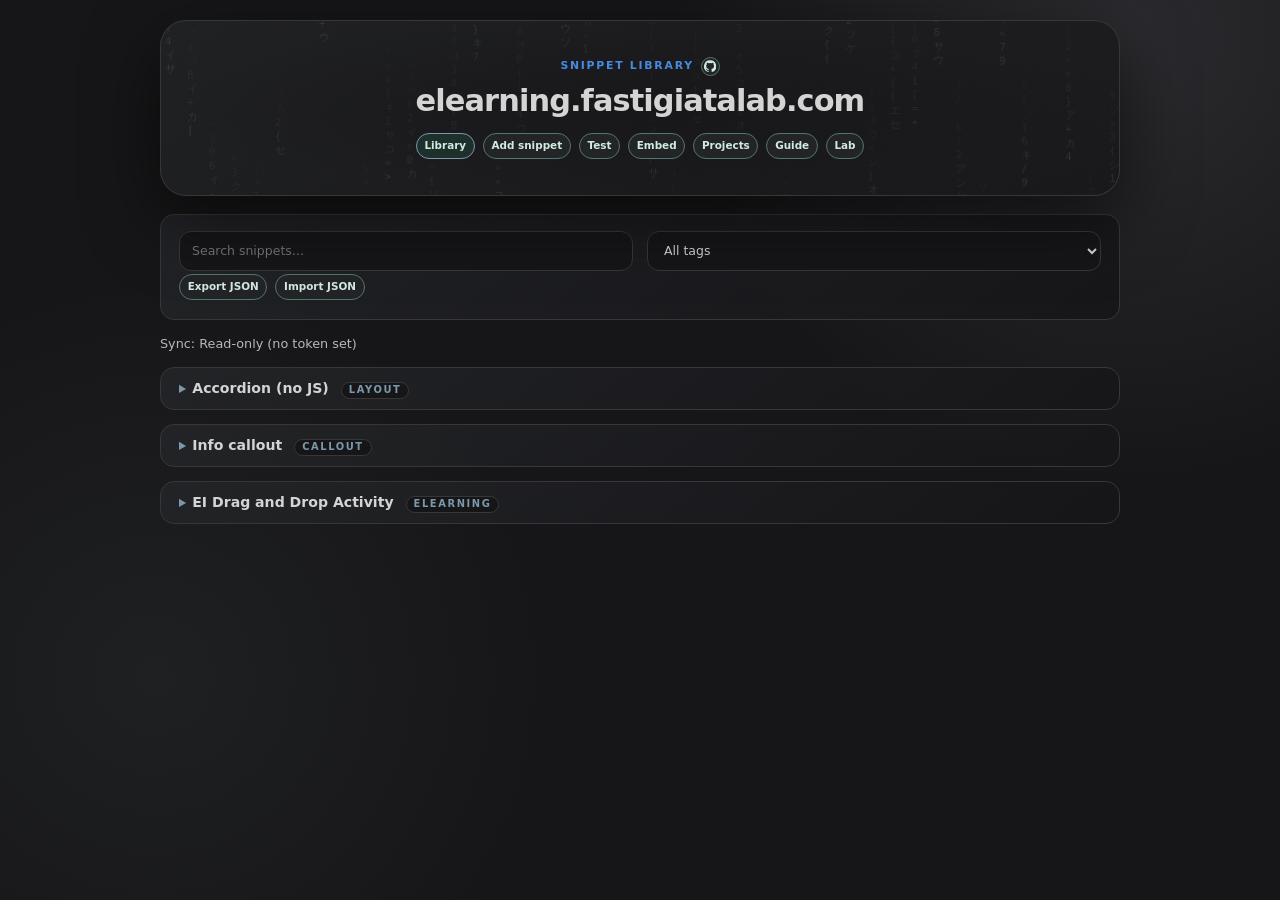
<file: index.html>
<!doctype html>
<html lang="en"><head><meta charset="utf-8"><meta name="viewport" content="width=device-width,initial-scale=1">
<title>elearning.fastigiatalab.com</title><link rel="stylesheet" href="style.css"></head>
<body>
<header><div class="brand-label">Snippet Library<a class="github-sync" href="sync.html" aria-label="GitHub sync settings" title="GitHub sync settings"><svg viewBox="0 0 24 24" aria-hidden="true"><path d="M12 .297a12 12 0 0 0-3.797 23.385c.6.112.82-.258.82-.577v-2.234c-3.338.726-4.043-1.416-4.043-1.416-.546-1.387-1.333-1.756-1.333-1.756-1.09-.745.083-.73.083-.73 1.205.085 1.84 1.237 1.84 1.237 1.07 1.834 2.807 1.304 3.492.997.108-.776.418-1.305.762-1.605-2.665-.3-5.467-1.334-5.467-5.93 0-1.31.468-2.38 1.235-3.22-.123-.303-.535-1.523.117-3.176 0 0 1.008-.322 3.3 1.23a11.5 11.5 0 0 1 6 0c2.29-1.552 3.297-1.23 3.297-1.23.653 1.653.242 2.873.12 3.176.77.84 1.233 1.91 1.233 3.22 0 4.61-2.807 5.625-5.48 5.92.43.372.823 1.102.823 2.222v3.293c0 .32.216.694.825.576A12.001 12.001 0 0 0 12 .297z"/></svg></a></div><h1>elearning.fastigiatalab.com</h1>
<nav><a href="index.html">Library</a><a href="add.html">Add snippet</a><a href="test.html">Test</a><a href="embed.html">Embed</a><a href="projects.html">Projects</a><a href="guide.html">Guide</a><a href="https://fastigiatalab.com">Lab</a></nav></header>
<main>
<div class="card">
  <div class="row">
    <input id="q" placeholder="Search snippets…" aria-label="Search">
    <select id="tagsel" aria-label="Filter by tag"></select>
  </div>
  <button id="export" class="secondary">Export JSON</button>
  <button id="import-button" class="secondary" type="button">Import JSON</button>
  <input id="import" type="file" accept=".json" hidden>
</div>
<p id="syncstat" class="intro" style="font-size:.8rem"></p>
<div id="list"></div>
</main>
<script src="app.js"></script>
<script>
const list = document.getElementById('list'), q = document.getElementById('q'), tagsel = document.getElementById('tagsel');
function fillTags() {
  const all = store.all(), cur = tagsel.value;
  const counts = {};
  all.forEach(s => (s.tags || []).forEach(t => counts[t] = (counts[t] || 0) + 1));
  tagsel.innerHTML = '<option value="">All tags</option>' + Object.keys(counts).sort()
    .map(t => `<option value="${esc(t)}">#${esc(t)} (${counts[t]})</option>`).join('');
  tagsel.value = counts[cur] ? cur : '';
}
function render() {
  fillTags();
  const t = q.value.toLowerCase();
  const items = store.all().filter(s => (!tagsel.value || (s.tags || []).includes(tagsel.value)) && (s.title + s.category + s.notes + s.html + (s.tags || []).map(t => ' #' + t).join('')).toLowerCase().includes(t));
  const openIds = new Set([...list.querySelectorAll('.snippet-card[open]')].map(card => card.dataset.id));
  list.innerHTML = items.map(s => `<details class="card snippet-card" data-id="${esc(s.id)}"${openIds.has(String(s.id)) ? ' open' : ''}>
    <summary class="snippet-summary">
      <span class="snippet-title">${esc(s.title)}</span>
      <span class="tag">${esc(s.category || 'Uncategorised')}</span>
    </summary>
    <div class="snippet-content">
      <p class="snippet-description">${esc(s.notes)}</p>
      <div class="snippet-actions">
        <button data-copy="${esc(s.id)}">Copy HTML</button>
        <a class="btn secondary" href="test.html?id=${encodeURIComponent(s.id)}">Test</a>
        <a class="btn secondary" href="add.html?id=${encodeURIComponent(s.id)}">Edit</a>
        <button class="secondary" data-share="${esc(s.id)}">Share</button>
        <button class="danger" data-del="${esc(s.id)}">Delete</button>
      </div>
      <div class="snippet-details">
        <div class="snippet-tag-field" aria-label="Tags">
          <span class="snippet-tag-label">Tags</span>
          <div class="snippet-tags">${(s.tags || []).map(t => `<button class="tag utag" data-tag="${esc(t)}" title="Filter by #${esc(t)}">${esc(t)}</button>`).join('') || '<span class="snippet-no-tags">None</span>'}</div>
        </div>
      </div>
    </div>
  </details>`).join('') || '<p>No snippets yet. <a href="add.html">Add one</a>.</p>';
}
list.addEventListener('click', e => {
  const c = e.target.dataset.copy, d = e.target.dataset.del, tg = e.target.dataset.tag, sh = e.target.dataset.share;
  if (sh) shareLink(store.get(sh)).then(url => {
    copyText(url, e.target);
    if (url.length > 8000) alert('This link is very long and may not work in some apps. Consider sharing the HTML directly.');
  });
  if (tg) { tagsel.value = tg; render(); }
  if (c) copyText(store.get(c).html, e.target);
  if (d && confirm('Delete this snippet?')) { store.remove(d); render(); }
});
q.addEventListener('input', render);
tagsel.addEventListener('change', render);
document.getElementById('export').onclick = () => {
  const a = document.createElement('a');
  a.href = URL.createObjectURL(new Blob([JSON.stringify(store.all(), null, 2)], { type: 'application/json' }));
  a.download = 'moodle-snippets.json'; a.click();
};
document.getElementById('import-button').onclick = () => document.getElementById('import').click();
document.getElementById('import').onchange = async e => {
  try {
    const data = JSON.parse(await e.target.files[0].text());
    if (!Array.isArray(data)) throw 0;
    data.filter(s => s && s.title && s.html).forEach(s => store.upsert({ ...s, id: s.id || newId() }));
    render();
  } catch { alert('Invalid snippet file.'); }
};
document.addEventListener('snippets-synced', render);
function showStatus() {
  const s = JSON.parse(localStorage.getItem('moodleSafeSyncStatus') || 'null');
  document.getElementById('syncstat').textContent = s ? (s.ok ? '' : '⚠ ') + 'Sync: ' + s.msg : '';
}
document.addEventListener('sync-status', showStatus); showStatus();
render();
</script></body></html>
</file>
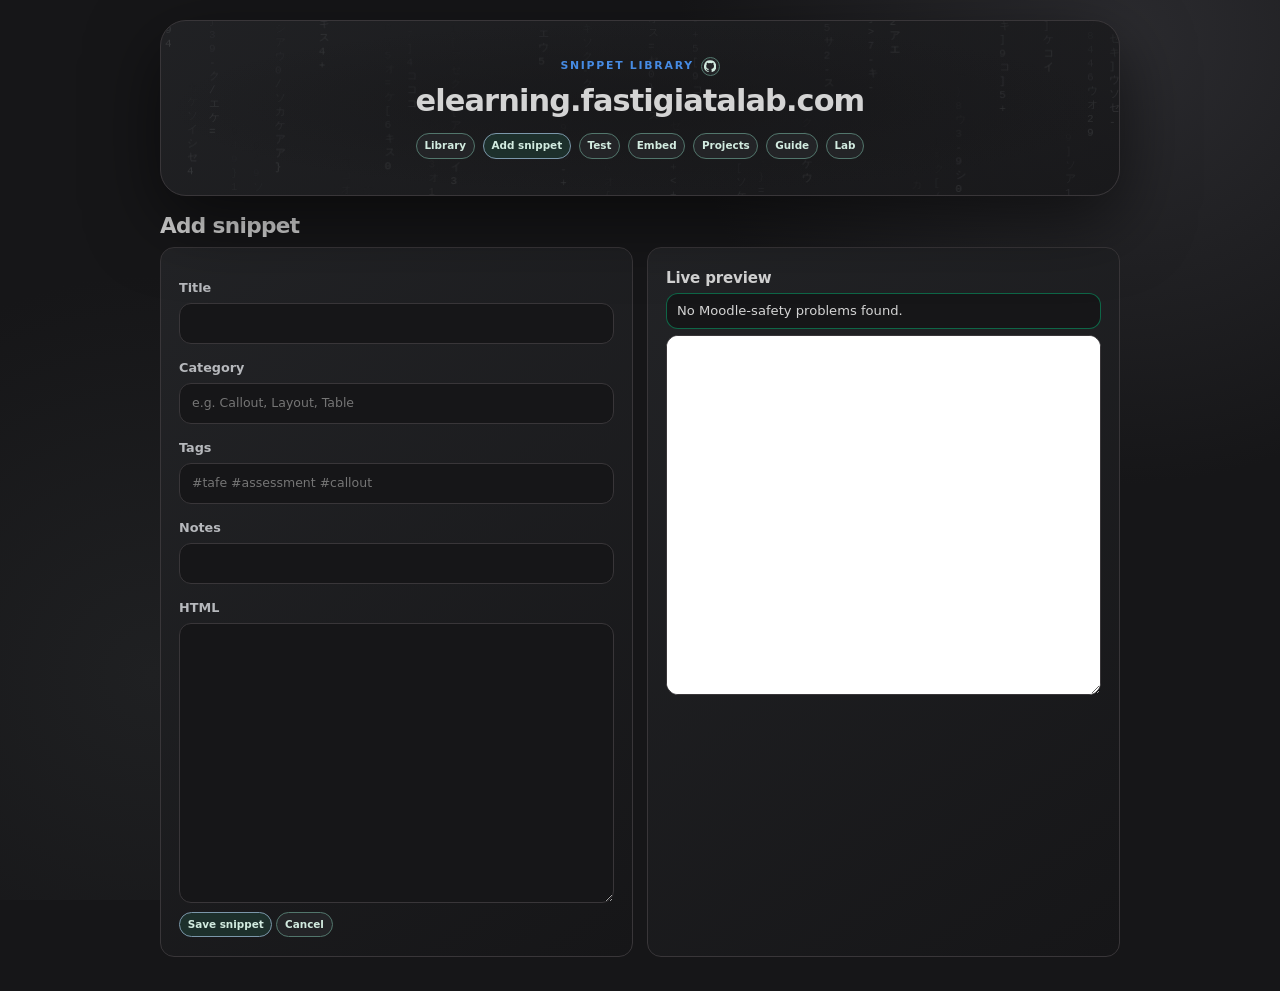
<file: add.html>
<!doctype html>
<html lang="en"><head><meta charset="utf-8"><meta name="viewport" content="width=device-width,initial-scale=1">
<title>Add snippet | elearning.fastigiatalab.com</title><link rel="stylesheet" href="style.css"></head>
<body>
<header><div class="brand-label">Snippet Library<a class="github-sync" href="sync.html" aria-label="GitHub sync settings" title="GitHub sync settings"><svg viewBox="0 0 24 24" aria-hidden="true"><path d="M12 .297a12 12 0 0 0-3.797 23.385c.6.112.82-.258.82-.577v-2.234c-3.338.726-4.043-1.416-4.043-1.416-.546-1.387-1.333-1.756-1.333-1.756-1.09-.745.083-.73.083-.73 1.205.085 1.84 1.237 1.84 1.237 1.07 1.834 2.807 1.304 3.492.997.108-.776.418-1.305.762-1.605-2.665-.3-5.467-1.334-5.467-5.93 0-1.31.468-2.38 1.235-3.22-.123-.303-.535-1.523.117-3.176 0 0 1.008-.322 3.3 1.23a11.5 11.5 0 0 1 6 0c2.29-1.552 3.297-1.23 3.297-1.23.653 1.653.242 2.873.12 3.176.77.84 1.233 1.91 1.233 3.22 0 4.61-2.807 5.625-5.48 5.92.43.372.823 1.102.823 2.222v3.293c0 .32.216.694.825.576A12.001 12.001 0 0 0 12 .297z"/></svg></a></div><h1>elearning.fastigiatalab.com</h1>
<nav><a href="index.html">Library</a><a href="add.html">Add snippet</a><a href="test.html">Test</a><a href="embed.html">Embed</a><a href="projects.html">Projects</a><a href="guide.html">Guide</a><a href="https://fastigiatalab.com">Lab</a></nav></header>
<main>
<h2 id="h">Add snippet</h2>
<div class="row">
  <form id="f" class="card">
    <label for="title">Title</label><input id="title" required>
    <label for="category">Category</label><input id="category" list="cats" placeholder="e.g. Callout, Layout, Table">
    <datalist id="cats"></datalist>
    <label for="tags">Tags</label><input id="tags" list="taglist" placeholder="#tafe #assessment #callout" autocomplete="off">
    <datalist id="taglist"></datalist>
    <label for="notes">Notes</label><input id="notes">
    <label for="html">HTML</label><textarea id="html" required></textarea>
    <button>Save snippet</button><a class="btn secondary" href="index.html">Cancel</a>
  </form>
  <div class="card"><h3>Live preview</h3><div id="checks"></div><iframe id="p" title="Preview"></iframe></div>
</div>
</main>
<script src="app.js"></script>
<script>
const $ = id => document.getElementById(id);
const editing = param('id') ? store.get(param('id')) : null;
$('cats').innerHTML = [...new Set(store.all().map(s => s.category).filter(Boolean))].map(c => `<option value="${esc(c)}">`).join('');
$('taglist').innerHTML = [...new Set(store.all().flatMap(s => s.tags || []))].map(t => `<option value="#${esc(t)}">`).join('');
if (editing) { $('h').textContent = 'Edit snippet'; ['title', 'category', 'notes', 'html'].forEach(k => $(k).value = editing[k] || ''); $('tags').value = (editing.tags || []).map(t => '#' + t).join(' '); }
function update() { $('checks').innerHTML = renderChecks(checkHtml($('html').value)); preview($('p'), $('html').value); }
$('html').addEventListener('input', update); update();
$('f').onsubmit = e => {
  e.preventDefault();
  store.upsert({ id: editing ? editing.id : newId(), title: $('title').value.trim(), category: $('category').value.trim(), tags: parseTags($('tags').value), notes: $('notes').value.trim(), html: $('html').value });
  location.href = 'index.html';
};
</script></body></html>
</file>
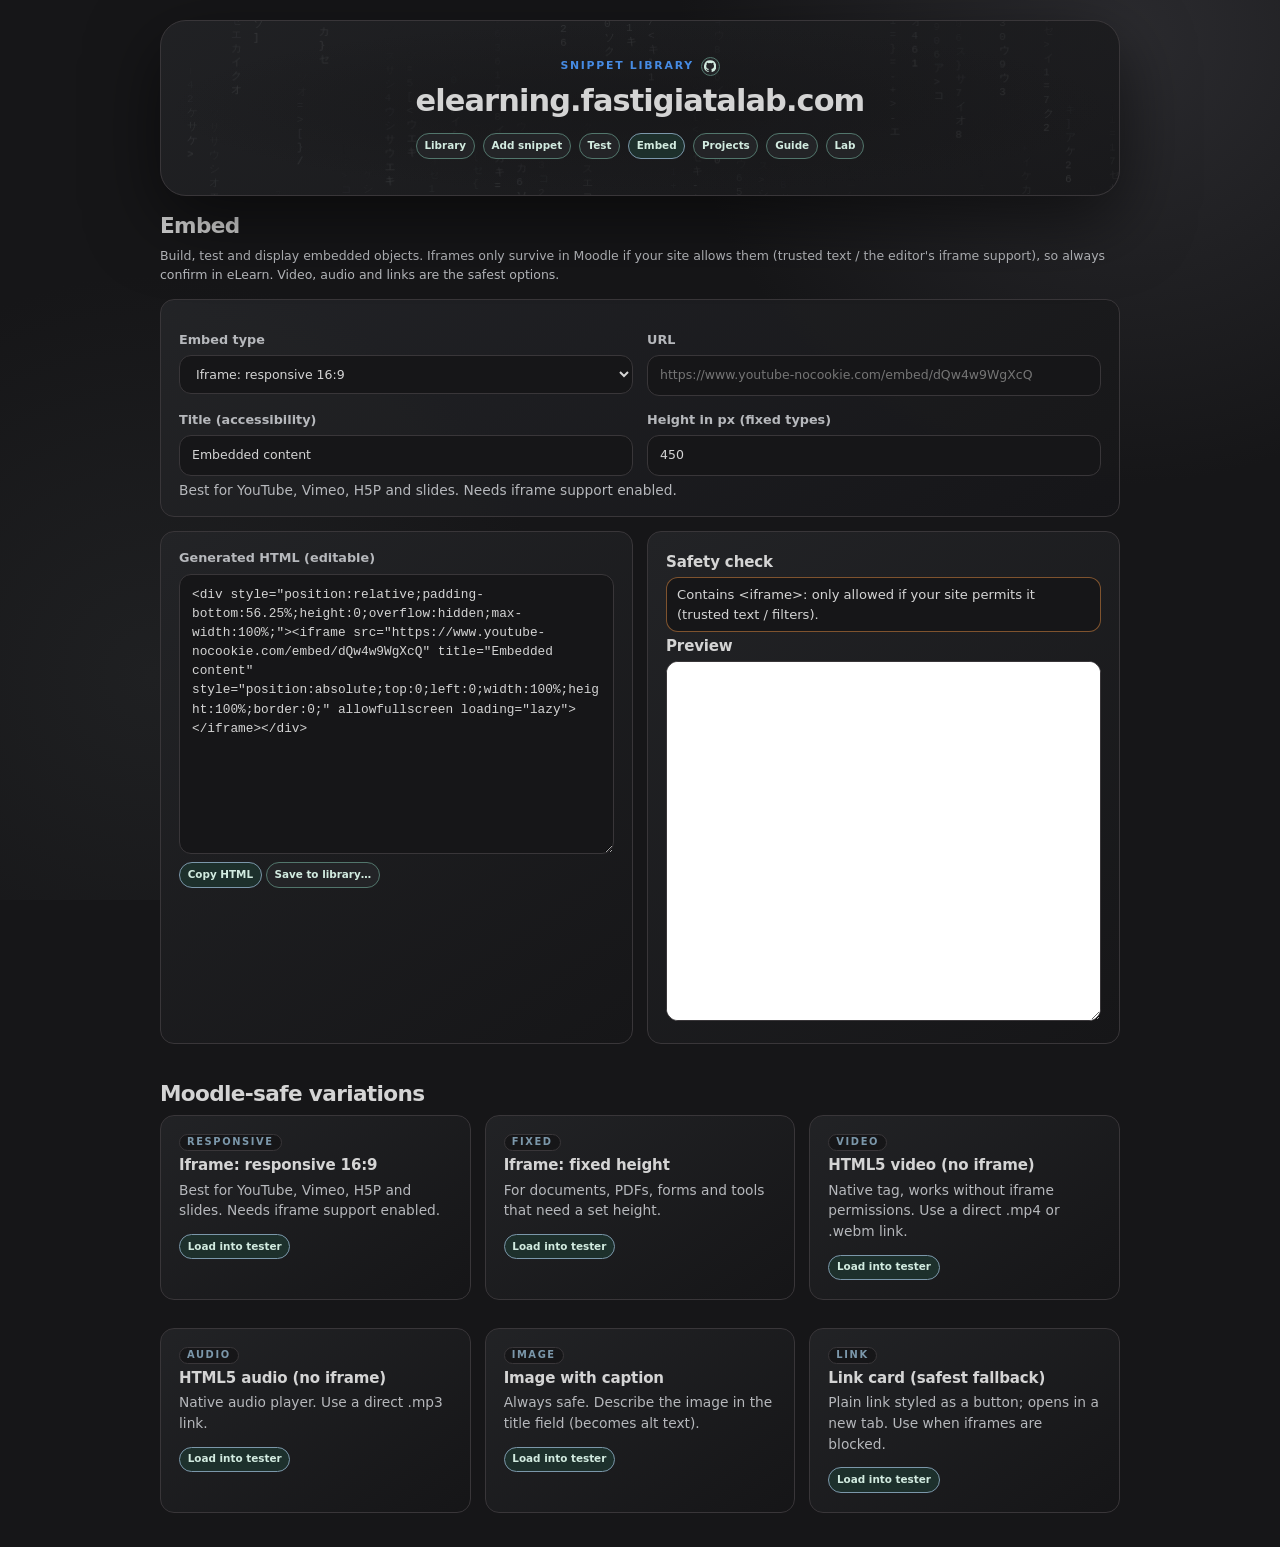
<file: embed.html>
<!doctype html>
<html lang="en"><head><meta charset="utf-8"><meta name="viewport" content="width=device-width,initial-scale=1">
<title>Embed | elearning.fastigiatalab.com</title><link rel="stylesheet" href="style.css"></head>
<body>
<header><div class="brand-label">Snippet Library<a class="github-sync" href="sync.html" aria-label="GitHub sync settings" title="GitHub sync settings"><svg viewBox="0 0 24 24" aria-hidden="true"><path d="M12 .297a12 12 0 0 0-3.797 23.385c.6.112.82-.258.82-.577v-2.234c-3.338.726-4.043-1.416-4.043-1.416-.546-1.387-1.333-1.756-1.333-1.756-1.09-.745.083-.73.083-.73 1.205.085 1.84 1.237 1.84 1.237 1.07 1.834 2.807 1.304 3.492.997.108-.776.418-1.305.762-1.605-2.665-.3-5.467-1.334-5.467-5.93 0-1.31.468-2.38 1.235-3.22-.123-.303-.535-1.523.117-3.176 0 0 1.008-.322 3.3 1.23a11.5 11.5 0 0 1 6 0c2.29-1.552 3.297-1.23 3.297-1.23.653 1.653.242 2.873.12 3.176.77.84 1.233 1.91 1.233 3.22 0 4.61-2.807 5.625-5.48 5.92.43.372.823 1.102.823 2.222v3.293c0 .32.216.694.825.576A12.001 12.001 0 0 0 12 .297z"/></svg></a></div><h1>elearning.fastigiatalab.com</h1>
<nav><a href="index.html">Library</a><a href="add.html">Add snippet</a><a href="test.html">Test</a><a href="embed.html">Embed</a><a href="projects.html">Projects</a><a href="guide.html">Guide</a><a href="https://fastigiatalab.com">Lab</a></nav></header>
<main>
<h2>Embed</h2>
<p class="intro">Build, test and display embedded objects. Iframes only survive in Moodle if your site allows them (trusted text / the editor's iframe support), so always confirm in eLearn. Video, audio and links are the safest options.</p>

<div class="card">
  <div class="row">
    <div><label for="type">Embed type</label><select id="type"></select></div>
    <div><label for="url">URL</label><input id="url" type="url" placeholder="https://…"></div>
  </div>
  <div class="row">
    <div><label for="ttl">Title (accessibility)</label><input id="ttl" value="Embedded content"></div>
    <div><label for="h">Height in px (fixed types)</label><input id="h" type="number" value="450" min="100"></div>
  </div>
  <p id="hint" style="margin-bottom:0"></p>
</div>

<div class="row">
  <div class="card"><label for="code" style="margin-top:0">Generated HTML (editable)</label><textarea id="code"></textarea>
    <button id="copy">Copy HTML</button><button id="save" class="secondary">Save to library…</button></div>
  <div class="card"><h3>Safety check</h3><div id="checks"></div><h3>Preview</h3><iframe id="p" title="Preview"></iframe></div>
</div>

<h2 style="margin-top:1.5rem">Moodle-safe variations</h2>
<div id="gallery" class="projects"></div>
</main>
<script src="app.js"></script>
<script>
const $ = id => document.getElementById(id);
const wrap = inner => `<div style="position:relative;padding-bottom:56.25%;height:0;overflow:hidden;max-width:100%;">${inner}</div>`;
const FRAME_ABS = 'style="position:absolute;top:0;left:0;width:100%;height:100%;border:0;"';

// Each type: label, hint, example URL, build(url, title, height)
const TYPES = {
  responsive: { label: 'Iframe: responsive 16:9', hint: 'Best for YouTube, Vimeo, H5P and slides. Needs iframe support enabled.', ex: 'https://www.youtube-nocookie.com/embed/dQw4w9WgXcQ',
    build: (u, t) => wrap(`<iframe src="${u}" title="${t}" ${FRAME_ABS} allowfullscreen loading="lazy"></iframe>`) },
  fixed: { label: 'Iframe: fixed height', hint: 'For documents, PDFs, forms and tools that need a set height.', ex: 'https://example.com',
    build: (u, t, h) => `<iframe src="${u}" title="${t}" style="width:100%;height:${h}px;border:0;" loading="lazy"></iframe>` },
  video: { label: 'HTML5 video (no iframe)', hint: 'Native tag, works without iframe permissions. Use a direct .mp4 or .webm link.', ex: 'https://www.w3schools.com/html/mov_bbb.mp4',
    build: (u, t) => `<video controls preload="metadata" style="width:100%;max-width:720px;" title="${t}"><source src="${u}" type="video/mp4">Your browser does not support video. <a href="${u}">Download the video</a>.</video>` },
  audio: { label: 'HTML5 audio (no iframe)', hint: 'Native audio player. Use a direct .mp3 link.', ex: 'https://www.w3schools.com/html/horse.mp3',
    build: (u, t) => `<audio controls preload="metadata" style="width:100%;max-width:480px;" title="${t}"><source src="${u}" type="audio/mpeg">Your browser does not support audio. <a href="${u}">Download the audio</a>.</audio>` },
  image: { label: 'Image with caption', hint: 'Always safe. Describe the image in the title field (becomes alt text).', ex: 'https://placehold.co/600x300',
    build: (u, t) => `<figure style="margin:0;max-width:600px;"><img src="${u}" alt="${t}" style="max-width:100%;height:auto;"><figcaption>${t}</figcaption></figure>` },
  link: { label: 'Link card (safest fallback)', hint: 'Plain link styled as a button; opens in a new tab. Use when iframes are blocked.', ex: 'https://example.com',
    build: (u, t) => `<p><a class="btn btn-primary" href="${u}" target="_blank" rel="noopener">${t}</a></p>` }
};

$('type').innerHTML = Object.entries(TYPES).map(([k, v]) => `<option value="${k}">${esc(v.label)}</option>`).join('');

function esc2(s) { return esc(s); }
function generate() {
  const t = TYPES[$('type').value];
  $('hint').textContent = t.hint;
  if (!$('url').value) $('url').placeholder = t.ex;
  const u = $('url').value.trim() || t.ex;
  if (!/^(https?:)?\/\//i.test(u)) { $('code').value = '<!-- Enter a valid http(s) URL -->'; return refresh(); }
  $('code').value = t.build(esc2(u), esc2($('ttl').value), Math.max(100, +$('h').value || 450));
  refresh();
}
function refresh() {
  $('checks').innerHTML = renderChecks(checkHtml($('code').value));
  preview($('p'), $('code').value, true);
}
['type', 'url', 'ttl', 'h'].forEach(id => $(id).addEventListener('input', generate));
$('code').addEventListener('input', refresh);
$('copy').onclick = e => copyText($('code').value, e.target);
$('save').onclick = () => {
  const title = prompt('Snippet title?'); if (!title) return;
  store.upsert({ id: newId(), title, category: 'Embed', tags: ['embed'], notes: TYPES[$('type').value].label, html: $('code').value });
  location.href = 'index.html';
};

// Gallery of ready-made variations, each loadable into the tester
$('gallery').innerHTML = Object.entries(TYPES).map(([k, v]) => `<div class="card">
  <span class="tag">${esc(k)}</span><h3>${esc(v.label)}</h3><p>${esc(v.hint)}</p>
  <button data-k="${k}">Load into tester</button></div>`).join('');
$('gallery').addEventListener('click', e => {
  const k = e.target.dataset.k; if (!k) return;
  $('type').value = k; $('url').value = TYPES[k].ex; generate(); scrollTo({ top: 0, behavior: 'smooth' });
});
generate();
</script></body></html>
</file>
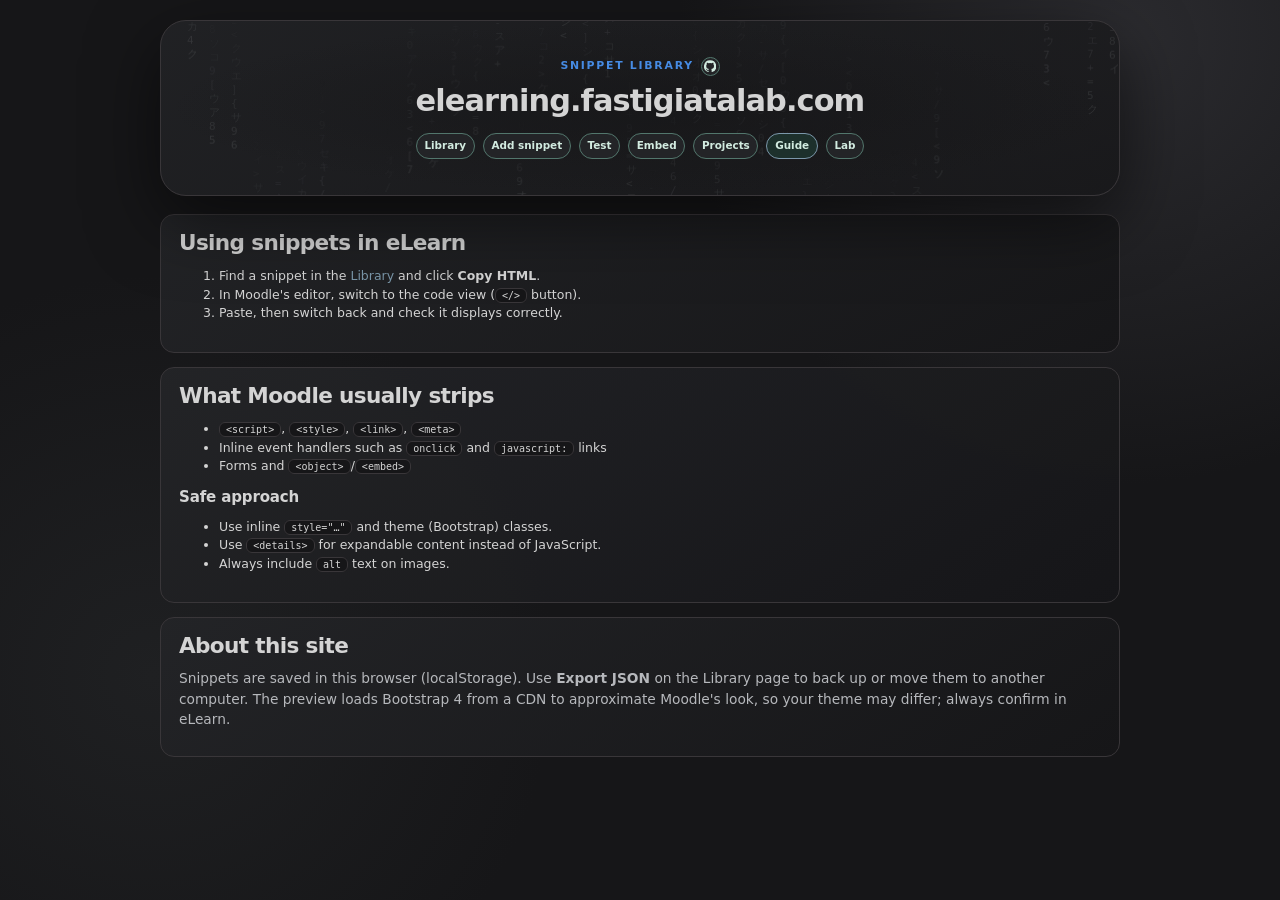
<file: guide.html>
<!doctype html>
<html lang="en"><head><meta charset="utf-8"><meta name="viewport" content="width=device-width,initial-scale=1">
<title>Guide | elearning.fastigiatalab.com</title><link rel="stylesheet" href="style.css"></head>
<body>
<header><div class="brand-label">Snippet Library<a class="github-sync" href="sync.html" aria-label="GitHub sync settings" title="GitHub sync settings"><svg viewBox="0 0 24 24" aria-hidden="true"><path d="M12 .297a12 12 0 0 0-3.797 23.385c.6.112.82-.258.82-.577v-2.234c-3.338.726-4.043-1.416-4.043-1.416-.546-1.387-1.333-1.756-1.333-1.756-1.09-.745.083-.73.083-.73 1.205.085 1.84 1.237 1.84 1.237 1.07 1.834 2.807 1.304 3.492.997.108-.776.418-1.305.762-1.605-2.665-.3-5.467-1.334-5.467-5.93 0-1.31.468-2.38 1.235-3.22-.123-.303-.535-1.523.117-3.176 0 0 1.008-.322 3.3 1.23a11.5 11.5 0 0 1 6 0c2.29-1.552 3.297-1.23 3.297-1.23.653 1.653.242 2.873.12 3.176.77.84 1.233 1.91 1.233 3.22 0 4.61-2.807 5.625-5.48 5.92.43.372.823 1.102.823 2.222v3.293c0 .32.216.694.825.576A12.001 12.001 0 0 0 12 .297z"/></svg></a></div><h1>elearning.fastigiatalab.com</h1>
<nav><a href="index.html">Library</a><a href="add.html">Add snippet</a><a href="test.html">Test</a><a href="embed.html">Embed</a><a href="projects.html">Projects</a><a href="guide.html">Guide</a><a href="https://fastigiatalab.com">Lab</a></nav></header>
<main>
<div class="card"><h2>Using snippets in eLearn</h2>
<ol><li>Find a snippet in the <a href="index.html">Library</a> and click <b>Copy HTML</b>.</li>
<li>In Moodle's editor, switch to the code view (<code>&lt;/&gt;</code> button).</li>
<li>Paste, then switch back and check it displays correctly.</li></ol></div>
<div class="card"><h2>What Moodle usually strips</h2>
<ul><li><code>&lt;script&gt;</code>, <code>&lt;style&gt;</code>, <code>&lt;link&gt;</code>, <code>&lt;meta&gt;</code></li>
<li>Inline event handlers such as <code>onclick</code> and <code>javascript:</code> links</li>
<li>Forms and <code>&lt;object&gt;</code>/<code>&lt;embed&gt;</code></li></ul>
<h3>Safe approach</h3>
<ul><li>Use inline <code>style="…"</code> and theme (Bootstrap) classes.</li>
<li>Use <code>&lt;details&gt;</code> for expandable content instead of JavaScript.</li>
<li>Always include <code>alt</code> text on images.</li></ul></div>
<div class="card"><h2>About this site</h2>
<p>Snippets are saved in this browser (localStorage). Use <b>Export JSON</b> on the Library page to back up or move them to another computer. The preview loads Bootstrap 4 from a CDN to approximate Moodle's look, so your theme may differ; always confirm in eLearn.</p></div>
</main>
<script src="app.js"></script></body></html>
</file>
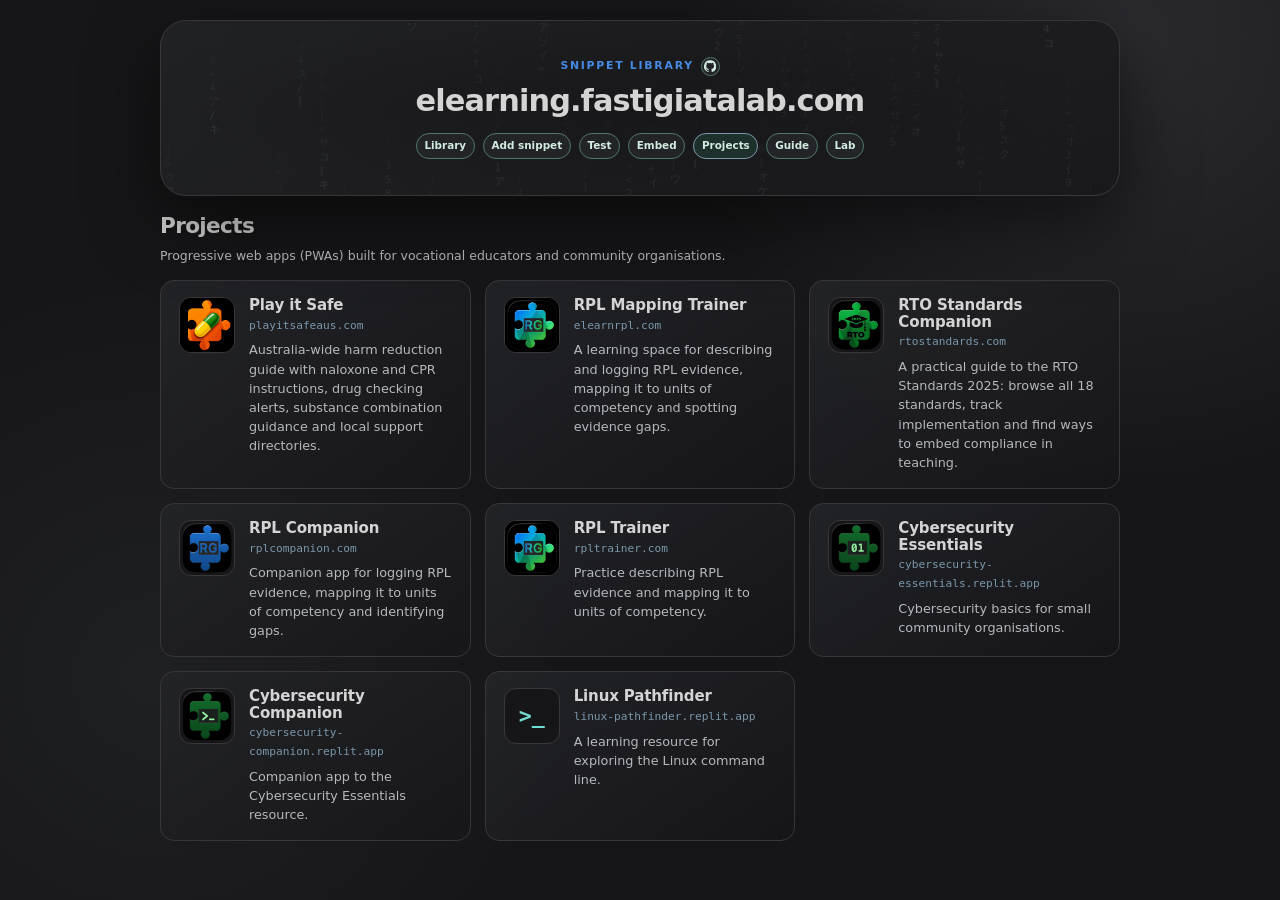
<file: projects.html>
<!doctype html>
<html lang="en"><head><meta charset="utf-8"><meta name="viewport" content="width=device-width,initial-scale=1">
<title>Projects | elearning.fastigiatalab.com</title><link rel="stylesheet" href="style.css"></head>
<body>
<header><div class="brand-label">Snippet Library<a class="github-sync" href="sync.html" aria-label="GitHub sync settings" title="GitHub sync settings"><svg viewBox="0 0 24 24" aria-hidden="true"><path d="M12 .297a12 12 0 0 0-3.797 23.385c.6.112.82-.258.82-.577v-2.234c-3.338.726-4.043-1.416-4.043-1.416-.546-1.387-1.333-1.756-1.333-1.756-1.09-.745.083-.73.083-.73 1.205.085 1.84 1.237 1.84 1.237 1.07 1.834 2.807 1.304 3.492.997.108-.776.418-1.305.762-1.605-2.665-.3-5.467-1.334-5.467-5.93 0-1.31.468-2.38 1.235-3.22-.123-.303-.535-1.523.117-3.176 0 0 1.008-.322 3.3 1.23a11.5 11.5 0 0 1 6 0c2.29-1.552 3.297-1.23 3.297-1.23.653 1.653.242 2.873.12 3.176.77.84 1.233 1.91 1.233 3.22 0 4.61-2.807 5.625-5.48 5.92.43.372.823 1.102.823 2.222v3.293c0 .32.216.694.825.576A12.001 12.001 0 0 0 12 .297z"/></svg></a></div><h1>elearning.fastigiatalab.com</h1>
<nav><a href="index.html">Library</a><a href="add.html">Add snippet</a><a href="test.html">Test</a><a href="embed.html">Embed</a><a href="projects.html">Projects</a><a href="guide.html">Guide</a><a href="https://fastigiatalab.com">Lab</a></nav></header>
<main>
<h2>Projects</h2>
<p class="intro">Progressive web apps (PWAs) built for vocational educators and community organisations.</p>
<div class="projects">
  <a class="project card" href="https://playitsafeaus.com" target="_blank" rel="noopener">
    <img src="icons/play-it-safe.png?v=2" alt="" width="56" height="56">
    <div><h3>Play it Safe</h3><span class="addr">playitsafeaus.com</span>
    <p>Australia-wide harm reduction guide with naloxone and CPR instructions, drug checking alerts, substance combination guidance and local support directories.</p></div></a>
  <a class="project card" href="https://elearnrpl.com" target="_blank" rel="noopener">
    <img src="icons/rpl-mapping-trainer.png" alt="" width="56" height="56">
    <div><h3>RPL Mapping Trainer</h3><span class="addr">elearnrpl.com</span>
    <p>A learning space for describing and logging RPL evidence, mapping it to units of competency and spotting evidence gaps.</p></div></a>
  <a class="project card" href="https://rtostandards.com" target="_blank" rel="noopener">
    <img src="icons/rto-standards.png" alt="" width="56" height="56">
    <div><h3>RTO Standards Companion</h3><span class="addr">rtostandards.com</span>
    <p>A practical guide to the RTO Standards 2025: browse all 18 standards, track implementation and find ways to embed compliance in teaching.</p></div></a>
  <a class="project card" href="https://rplcompanion.com" target="_blank" rel="noopener">
    <img src="icons/rpl-companion.png" alt="" width="56" height="56">
    <div><h3>RPL Companion</h3><span class="addr">rplcompanion.com</span>
    <p>Companion app for logging RPL evidence, mapping it to units of competency and identifying gaps.</p></div></a>
  <a class="project card" href="https://rpltrainer.com" target="_blank" rel="noopener">
    <img src="icons/rpl-trainer.png" alt="" width="56" height="56">
    <div><h3>RPL Trainer</h3><span class="addr">rpltrainer.com</span>
    <p>Practice describing RPL evidence and mapping it to units of competency.</p></div></a>
  <a class="project card" href="https://cybersecurity-essentials.replit.app/" target="_blank" rel="noopener">
    <img src="icons/cyber-essentials.png" alt="" width="56" height="56">
    <div><h3>Cybersecurity Essentials</h3><span class="addr">cybersecurity-essentials.replit.app</span>
    <p>Cybersecurity basics for small community organisations.</p></div></a>
  <a class="project card" href="https://cybersecurity-companion.replit.app/" target="_blank" rel="noopener">
    <img src="icons/cyber-companion.png" alt="" width="56" height="56">
    <div><h3>Cybersecurity Companion</h3><span class="addr">cybersecurity-companion.replit.app</span>
    <p>Companion app to the Cybersecurity Essentials resource.</p></div></a>
  <a class="project card" href="https://linux-pathfinder.replit.app/" target="_blank" rel="noopener">
    <span class="project-terminal-icon" aria-hidden="true">&gt;_</span>
    <div><h3>Linux Pathfinder</h3><span class="addr">linux-pathfinder.replit.app</span>
    <p>A learning resource for exploring the Linux command line.</p></div></a>
</div>
</main>
<script src="app.js"></script></body></html>
</file>
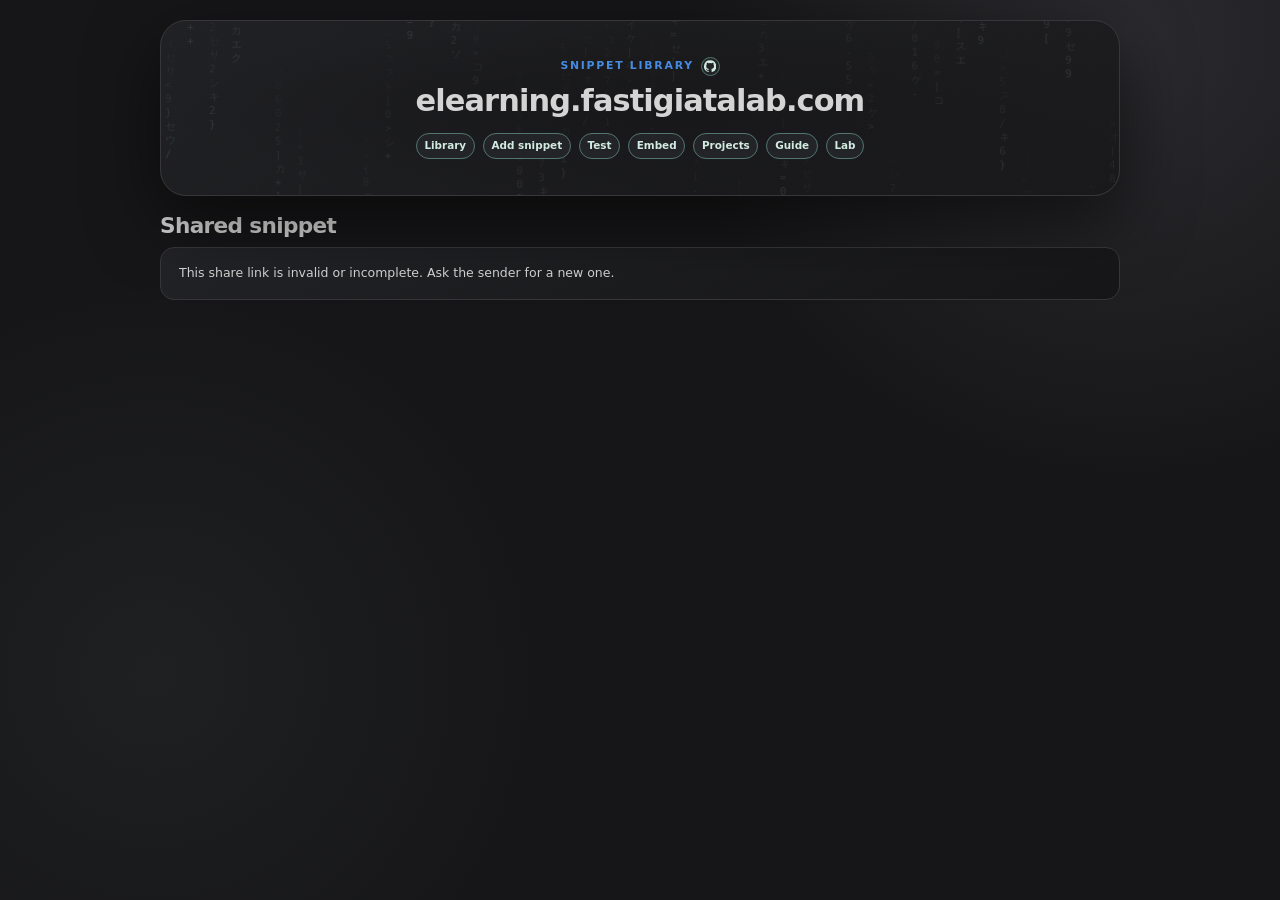
<file: share.html>
<!doctype html>
<html lang="en"><head><meta charset="utf-8"><meta name="viewport" content="width=device-width,initial-scale=1">
<title>Shared snippet | elearning.fastigiatalab.com</title><link rel="stylesheet" href="style.css"></head>
<body>
<header><div class="brand-label">Snippet Library<a class="github-sync" href="sync.html" aria-label="GitHub sync settings" title="GitHub sync settings"><svg viewBox="0 0 24 24" aria-hidden="true"><path d="M12 .297a12 12 0 0 0-3.797 23.385c.6.112.82-.258.82-.577v-2.234c-3.338.726-4.043-1.416-4.043-1.416-.546-1.387-1.333-1.756-1.333-1.756-1.09-.745.083-.73.083-.73 1.205.085 1.84 1.237 1.84 1.237 1.07 1.834 2.807 1.304 3.492.997.108-.776.418-1.305.762-1.605-2.665-.3-5.467-1.334-5.467-5.93 0-1.31.468-2.38 1.235-3.22-.123-.303-.535-1.523.117-3.176 0 0 1.008-.322 3.3 1.23a11.5 11.5 0 0 1 6 0c2.29-1.552 3.297-1.23 3.297-1.23.653 1.653.242 2.873.12 3.176.77.84 1.233 1.91 1.233 3.22 0 4.61-2.807 5.625-5.48 5.92.43.372.823 1.102.823 2.222v3.293c0 .32.216.694.825.576A12.001 12.001 0 0 0 12 .297z"/></svg></a></div><h1>elearning.fastigiatalab.com</h1>
<nav><a href="index.html">Library</a><a href="add.html">Add snippet</a><a href="test.html">Test</a><a href="embed.html">Embed</a><a href="projects.html">Projects</a><a href="guide.html">Guide</a><a href="https://fastigiatalab.com">Lab</a></nav></header>
<main>
<h2>Shared snippet</h2>
<div id="err" class="card" hidden>This share link is invalid or incomplete. Ask the sender for a new one.</div>
<div id="view" hidden>
  <div class="card"><span class="tag" id="cat"></span><span id="tags"></span><h3 id="ttl"></h3><p id="notes"></p>
    <button id="copy">Copy HTML</button><button id="save" class="secondary">Save to my library</button></div>
  <div class="row">
    <div class="card"><label for="code" style="margin-top:0">HTML</label><textarea id="code" readonly></textarea></div>
    <div class="card"><h3>Safety check</h3><div id="checks"></div><h3>Preview</h3><iframe id="p" title="Preview"></iframe></div>
  </div>
</div>
</main>
<script src="app.js"></script>
<script>
const $ = id => document.getElementById(id);
(async () => {
  try {
    const s = await unpackSnippet(location.hash.slice(1));
    $('cat').textContent = s.category || 'Uncategorised';
    $('tags').innerHTML = s.tags.map(t => `<span class="tag utag" style="cursor:default;margin-left:6px">${esc(t)}</span>`).join('');
    $('ttl').textContent = s.title; $('notes').textContent = s.notes;
    $('code').value = s.html;
    $('checks').innerHTML = renderChecks(checkHtml(s.html));
    preview($('p'), s.html);
    $('copy').onclick = e => copyText(s.html, e.target);
    $('save').onclick = () => { store.upsert({ ...s, id: newId() }); location.href = 'index.html'; };
    $('view').hidden = false;
  } catch { $('err').hidden = false; }
})();
</script></body></html>
</file>
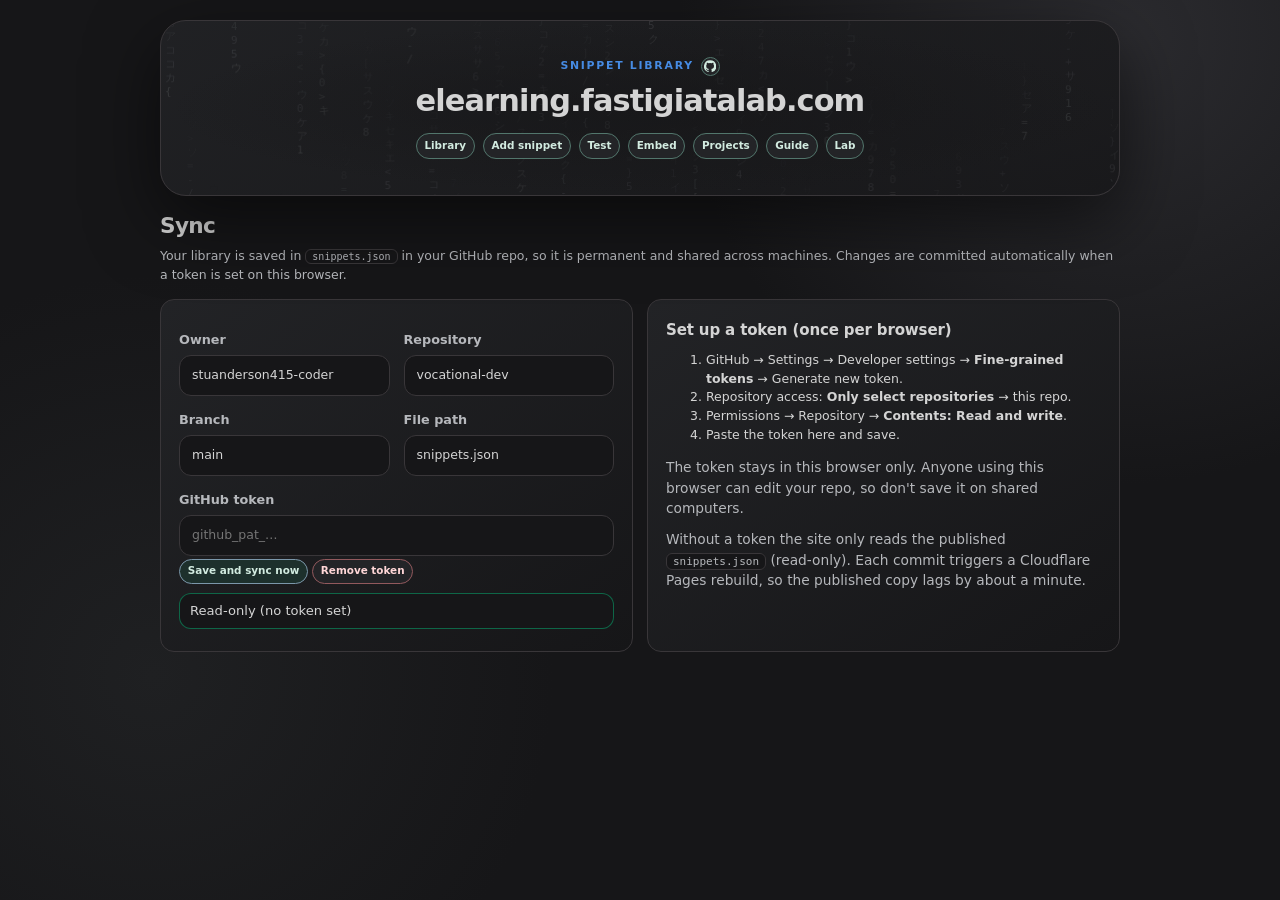
<file: sync.html>
<!doctype html>
<html lang="en"><head><meta charset="utf-8"><meta name="viewport" content="width=device-width,initial-scale=1">
<title>Sync | elearning.fastigiatalab.com</title><link rel="stylesheet" href="style.css"></head>
<body>
<header><div class="brand-label">Snippet Library<a class="github-sync" href="sync.html" aria-label="GitHub sync settings" title="GitHub sync settings"><svg viewBox="0 0 24 24" aria-hidden="true"><path d="M12 .297a12 12 0 0 0-3.797 23.385c.6.112.82-.258.82-.577v-2.234c-3.338.726-4.043-1.416-4.043-1.416-.546-1.387-1.333-1.756-1.333-1.756-1.09-.745.083-.73.083-.73 1.205.085 1.84 1.237 1.84 1.237 1.07 1.834 2.807 1.304 3.492.997.108-.776.418-1.305.762-1.605-2.665-.3-5.467-1.334-5.467-5.93 0-1.31.468-2.38 1.235-3.22-.123-.303-.535-1.523.117-3.176 0 0 1.008-.322 3.3 1.23a11.5 11.5 0 0 1 6 0c2.29-1.552 3.297-1.23 3.297-1.23.653 1.653.242 2.873.12 3.176.77.84 1.233 1.91 1.233 3.22 0 4.61-2.807 5.625-5.48 5.92.43.372.823 1.102.823 2.222v3.293c0 .32.216.694.825.576A12.001 12.001 0 0 0 12 .297z"/></svg></a></div><h1>elearning.fastigiatalab.com</h1>
<nav><a href="index.html">Library</a><a href="add.html">Add snippet</a><a href="test.html">Test</a><a href="embed.html">Embed</a><a href="projects.html">Projects</a><a href="guide.html">Guide</a><a href="https://fastigiatalab.com">Lab</a></nav></header>
<main>
<h2>Sync</h2>
<p class="intro">Your library is saved in <code>snippets.json</code> in your GitHub repo, so it is permanent and shared across machines. Changes are committed automatically when a token is set on this browser.</p>
<div class="row">
  <form id="f" class="card">
    <div class="row">
      <div><label for="owner">Owner</label><input id="owner"></div>
      <div><label for="repo">Repository</label><input id="repo"></div>
    </div>
    <div class="row">
      <div><label for="branch">Branch</label><input id="branch"></div>
      <div><label for="path">File path</label><input id="path"></div>
    </div>
    <label for="token">GitHub token</label>
    <input id="token" type="password" autocomplete="off" placeholder="github_pat_…">
    <button>Save and sync now</button><button type="button" id="clear" class="danger">Remove token</button>
    <div id="status"></div>
  </form>
  <div class="card"><h3>Set up a token (once per browser)</h3>
    <ol>
      <li>GitHub → Settings → Developer settings → <b>Fine-grained tokens</b> → Generate new token.</li>
      <li>Repository access: <b>Only select repositories</b> → this repo.</li>
      <li>Permissions → Repository → <b>Contents: Read and write</b>.</li>
      <li>Paste the token here and save.</li>
    </ol>
    <p>The token stays in this browser only. Anyone using this browser can edit your repo, so don't save it on shared computers.</p>
    <p>Without a token the site only reads the published <code>snippets.json</code> (read-only). Each commit triggers a Cloudflare Pages rebuild, so the published copy lags by about a minute.</p>
  </div>
</div>
</main>
<script src="app.js"></script>
<script>
const $ = id => document.getElementById(id), F = ['owner', 'repo', 'branch', 'path', 'token'];
const c = syncCfg(); F.forEach(k => $(k).value = c[k]);
function show() {
  const s = JSON.parse(localStorage.getItem('moodleSafeSyncStatus') || 'null');
  $('status').innerHTML = s ? `<div class="msg ${s.ok ? 'ok' : 'bad'}">${esc(s.msg)}</div>` : '';
}
document.addEventListener('sync-status', show); show();
$('f').onsubmit = async e => {
  e.preventDefault();
  localStorage.setItem(SYNC_KEY, JSON.stringify(Object.fromEntries(F.map(k => [k, $(k).value.trim()]))));
  while (syncing) await new Promise(r => setTimeout(r, 100));
  try { await syncNow(); } catch {}
};
$('clear').onclick = () => { $('token').value = ''; localStorage.setItem(SYNC_KEY, JSON.stringify({ ...syncCfg(), token: '' })); setStatus('Token removed'); };
</script></body></html>
</file>
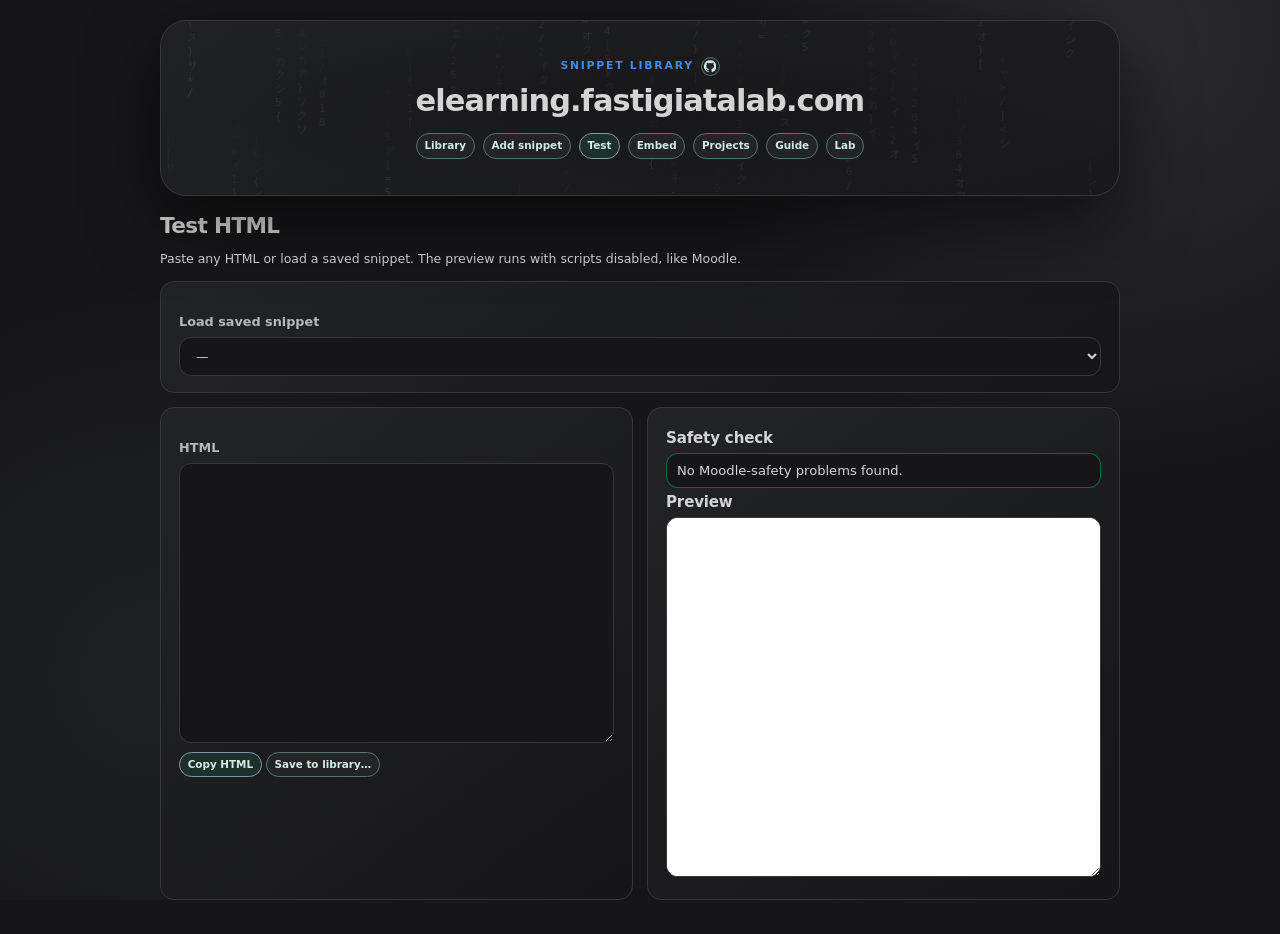
<file: test.html>
<!doctype html>
<html lang="en"><head><meta charset="utf-8"><meta name="viewport" content="width=device-width,initial-scale=1">
<title>Test HTML | elearning.fastigiatalab.com</title><link rel="stylesheet" href="style.css"></head>
<body>
<header><div class="brand-label">Snippet Library<a class="github-sync" href="sync.html" aria-label="GitHub sync settings" title="GitHub sync settings"><svg viewBox="0 0 24 24" aria-hidden="true"><path d="M12 .297a12 12 0 0 0-3.797 23.385c.6.112.82-.258.82-.577v-2.234c-3.338.726-4.043-1.416-4.043-1.416-.546-1.387-1.333-1.756-1.333-1.756-1.09-.745.083-.73.083-.73 1.205.085 1.84 1.237 1.84 1.237 1.07 1.834 2.807 1.304 3.492.997.108-.776.418-1.305.762-1.605-2.665-.3-5.467-1.334-5.467-5.93 0-1.31.468-2.38 1.235-3.22-.123-.303-.535-1.523.117-3.176 0 0 1.008-.322 3.3 1.23a11.5 11.5 0 0 1 6 0c2.29-1.552 3.297-1.23 3.297-1.23.653 1.653.242 2.873.12 3.176.77.84 1.233 1.91 1.233 3.22 0 4.61-2.807 5.625-5.48 5.92.43.372.823 1.102.823 2.222v3.293c0 .32.216.694.825.576A12.001 12.001 0 0 0 12 .297z"/></svg></a></div><h1>elearning.fastigiatalab.com</h1>
<nav><a href="index.html">Library</a><a href="add.html">Add snippet</a><a href="test.html">Test</a><a href="embed.html">Embed</a><a href="projects.html">Projects</a><a href="guide.html">Guide</a><a href="https://fastigiatalab.com">Lab</a></nav></header>
<main>
<h2>Test HTML</h2>
<p>Paste any HTML or load a saved snippet. The preview runs with scripts disabled, like Moodle.</p>
<div class="card">
  <label for="sel">Load saved snippet</label><select id="sel"><option value="">—</option></select>
</div>
<div class="row">
  <div class="card"><label for="html">HTML</label><textarea id="html"></textarea>
    <button id="copy">Copy HTML</button><button id="save" class="secondary">Save to library…</button></div>
  <div class="card"><h3>Safety check</h3><div id="checks"></div><h3>Preview</h3><iframe id="p" title="Preview"></iframe></div>
</div>
</main>
<script src="app.js"></script>
<script>
const $ = id => document.getElementById(id);
const all = store.all();
all.forEach(s => $('sel').insertAdjacentHTML('beforeend', `<option value="${esc(s.id)}">${esc(s.title)}</option>`));
function update() { $('checks').innerHTML = renderChecks(checkHtml($('html').value)); preview($('p'), $('html').value); }
$('sel').onchange = () => { const s = store.get($('sel').value); if (s) { $('html').value = s.html; update(); } };
$('html').addEventListener('input', update);
$('copy').onclick = e => copyText($('html').value, e.target);
$('save').onclick = () => {
  const title = prompt('Snippet title?'); if (!title) return;
  store.upsert({ id: newId(), title, category: '', notes: '', html: $('html').value });
  location.href = 'index.html';
};
const pre = param('id') ? store.get(param('id')) : null;
if (pre) { $('html').value = pre.html; $('sel').value = pre.id; }
update();
</script></body></html>
</file>
<file: style.css>
:root{--bg:#161618;--panel:#232427;--line:#393639;--text:#d4d4d4;--muted:#646464;--soft:#b6b8bc;--violet:#7b97aa;--green:#84a59d;--accent:#4a93ef;--danger:#db4242;
--secondary:#7b97aa;--tertiary:#84a59d;--codeFont:ui-monospace,SFMono-Regular,Menlo,Consolas,monospace}
*{box-sizing:border-box}
body{margin:0;min-height:100vh;color:var(--text);font:12.5px/1.5 Inter,system-ui,sans-serif;padding:20px;
background:radial-gradient(circle at 88% 4%,#2b2b2f 0,transparent 28rem),radial-gradient(circle at 12% 75%,#1f2022 0,transparent 25rem),var(--bg);background-attachment:fixed}
h1,h2,h3{line-height:1.1;letter-spacing:-.03em;margin:0 0 10px;color:var(--text)}
h1{font-size:clamp(1.3rem,2.8vw,1.9rem)}
h2{font-size:clamp(1.1rem,2.2vw,1.35rem)}
h3{font-size:.94rem;letter-spacing:-.01em}
a{color:var(--violet);text-decoration:none;transition:color .15s}
a:hover{color:var(--green)}
header{width:min(960px,100%);margin:0 auto 18px;border:1px solid var(--line);border-radius:26px;background:linear-gradient(145deg,#232427cc,#161618cc);box-shadow:0 24px 70px #0008;padding:clamp(20px,4vw,36px);text-align:center}
.brand-label{display:flex;align-items:center;justify-content:center;gap:7px;color:#468BE3;font-size:.74rem;font-weight:800;letter-spacing:.16em;text-transform:uppercase;margin-bottom:8px}
.github-sync svg{display:block;width:12.25px;height:12.25px;fill:currentColor}
header h1{margin-bottom:16px}
nav{display:flex;gap:8px;justify-content:center;flex-wrap:wrap}

:is(nav a,button,.btn,.github-sync){
  --button-border:#52766c;
  --button-hover-border:#7b97aa;
  --button-hover-bg:#1d302c;
  --button-glow:#7b97aa88;
  --button-focus:#7b97aa55;
  display:inline-flex;
  align-items:center;
  justify-content:center;
  gap:3.828125px;
  padding:3.828125px 7.65625px;
  border:1px solid var(--button-border);
  border-radius:999px;
  background:#232427;
  color:#d2ebe0;
  font:600 .65078125rem/1.5 Inter,system-ui,sans-serif;
  letter-spacing:normal;
  text-decoration:none;
  cursor:pointer;
  transition:transform .18s ease,filter .18s ease;
}
:is(nav a.active,button:not(.secondary,.danger,.utag)){
  background:var(--button-hover-bg);
  border-color:var(--button-hover-border);
}
:is(nav a,button,.btn,.github-sync):is(:hover,:focus-visible){
  background:var(--button-hover-bg);
  border-color:var(--button-hover-border);
  color:#d2ebe0;
  box-shadow:0 0 18px var(--button-glow);
  filter:brightness(1.08);
  transform:translateY(-1px);
}
:is(nav a,button,.btn,.github-sync):focus-visible{
  outline:3px solid var(--button-focus);
  outline-offset:3px;
}
button,.btn{margin:3px 4px 3px 0}
.github-sync{padding:2.296875px}
button.danger{
  --button-border:#92595d;
  --button-hover-border:#ca8588;
  --button-hover-bg:#382429;
  --button-glow:#ca858866;
  --button-focus:#ca858888;
  color:#ffd6d7;
}
button.danger:is(:hover,:focus-visible){color:#ffd6d7}
@media(prefers-reduced-motion:reduce){
  :is(nav a,button,.btn,.github-sync){transition:none}
  :is(nav a,button,.btn,.github-sync):is(:hover,:focus-visible){transform:none}
}
main{width:min(960px,100%);margin:0 auto}
.card{border:1px solid var(--line);border-radius:14px;background:linear-gradient(145deg,#232427ee,#161618ee);padding:16px 18px;margin-bottom:14px}
.card h3{margin:6px 0}
.card p{margin:4px 0 10px;color:var(--soft);font-size:.86rem}
.tag:not(button){display:inline-block;border:1px solid var(--line);background:#161618;color:var(--violet);border-radius:999px;padding:0 7px;font-size:.62rem;font-weight:800;letter-spacing:.16em;text-transform:uppercase}
label{display:block;font-weight:700;margin:14px 0 6px;color:var(--soft);font-size:.8rem}
input,textarea,select{width:100%;padding:10px 12px;border-radius:12px;border:1px solid var(--line);background:#161618;color:var(--text);font:inherit;outline:0}
input:focus,textarea:focus,select:focus{border-color:var(--violet);box-shadow:0 0 0 3px #7b97aa33}
textarea{font-family:var(--codeFont);font-size:.8rem;line-height:1.5;min-height:280px}
iframe{width:100%;min-height:360px;border:1px solid var(--line);background:#fff;border-radius:12px;resize:vertical}
.msg{padding:7px 10px;border-radius:12px;margin:6px 0;border:1px solid;font-size:.82rem;background:#161618}
.ok{border-color:#09ad7188}.warn{border-color:#db894288}.bad{border-color:#db424288}
.row{display:grid;grid-template-columns:1fr 1fr;gap:14px}
pre{background:#161618;border:1px solid var(--line);border-radius:12px;padding:12px 14px;overflow:auto}
code{font-family:var(--codeFont);font-size:.8em;background:#161618;border:1px solid var(--line);padding:1px 6px;border-radius:6px}
@media(max-width:800px){.row{grid-template-columns:1fr}}
.brand-label{font-size:.68rem}
.intro{color:var(--soft);margin:0 0 14px}
.projects{display:grid;grid-template-columns:repeat(auto-fill,minmax(300px,1fr));gap:14px}
.project{display:flex;gap:14px;align-items:flex-start;margin:0;transition:border-color .15s,transform .15s}
.project:hover{border-color:var(--violet);transform:translateY(-2px)}
.project :is(img,.project-terminal-icon){width:56px;height:56px;border-radius:12px;flex:none;border:1px solid var(--line);background:#161618}
.project-terminal-icon{display:grid;place-items:center;color:#73dfd4;font:700 1.35rem/1 var(--codeFont)}
.project h3{margin:0 0 2px;color:var(--text)}
.project p{margin:6px 0 0;color:var(--soft);font-size:.8rem}
.addr{color:var(--violet);font-family:var(--codeFont);font-size:.7rem}
header{position:relative;overflow:hidden;isolation:isolate}
.header-rain{position:absolute;inset:0;width:100%;height:100%;z-index:-1;pointer-events:none}
header:after{content:"";position:absolute;inset:0;z-index:-1;background:radial-gradient(ellipse at center,#161618aa 0,transparent 70%);pointer-events:none}
.utag{margin:0 0 0 6px;padding:.765625px 4.59375px;font-size:.4746875rem;font-weight:700}
.utag:before{content:"#"}
#list .card p{font-size:.8rem}
#list .snippet-tags>.tag{font-size:.58rem}
#list .card button,#list .card .btn{font-size:.581875rem;padding:3.0625px 6.890625px}
#list .card .utag{font-size:.4440625rem;padding:0 3.828125px}
.snippet-card{padding:0}
.snippet-summary{padding:10px 18px;cursor:pointer;border-radius:inherit}
.snippet-summary::marker{color:var(--violet)}
.snippet-summary:focus-visible{outline:2px solid var(--violet);outline-offset:2px}
.snippet-title{margin-inline-end:8px;font-size:.88rem;font-weight:700;overflow-wrap:anywhere}
.snippet-content{display:grid;grid-template-columns:minmax(0,.7fr) minmax(0,1.3fr);gap:12px;align-items:center;padding:0 18px 14px}
.snippet-tags{display:flex;align-items:center;flex-wrap:wrap;gap:4px}
.snippet-tags .utag{margin:0}
.snippet-details{min-width:0}
.snippet-tag-field{display:flex;align-items:flex-start;gap:8px;min-height:100%;box-sizing:border-box;padding:8px 10px;border:1px solid var(--line);border-radius:10px;background:#161618}
.snippet-tag-label{flex:0 0 auto;color:var(--soft);font-size:.68rem;font-weight:700}
.snippet-no-tags{color:var(--soft);font-size:.68rem}
.snippet-actions{display:flex;flex-wrap:wrap;align-items:center;gap:3px}
.snippet-actions button,.snippet-actions .btn{margin:0}
#list .snippet-card .snippet-description{grid-column:1/-1;width:100%;box-sizing:border-box;margin:0;padding:10px 12px;border:1px solid var(--line);border-radius:10px;background:#161618;color:var(--soft);font-size:.74rem}
@media(max-width:600px){.snippet-content{grid-template-columns:1fr;gap:10px}}
</file>
